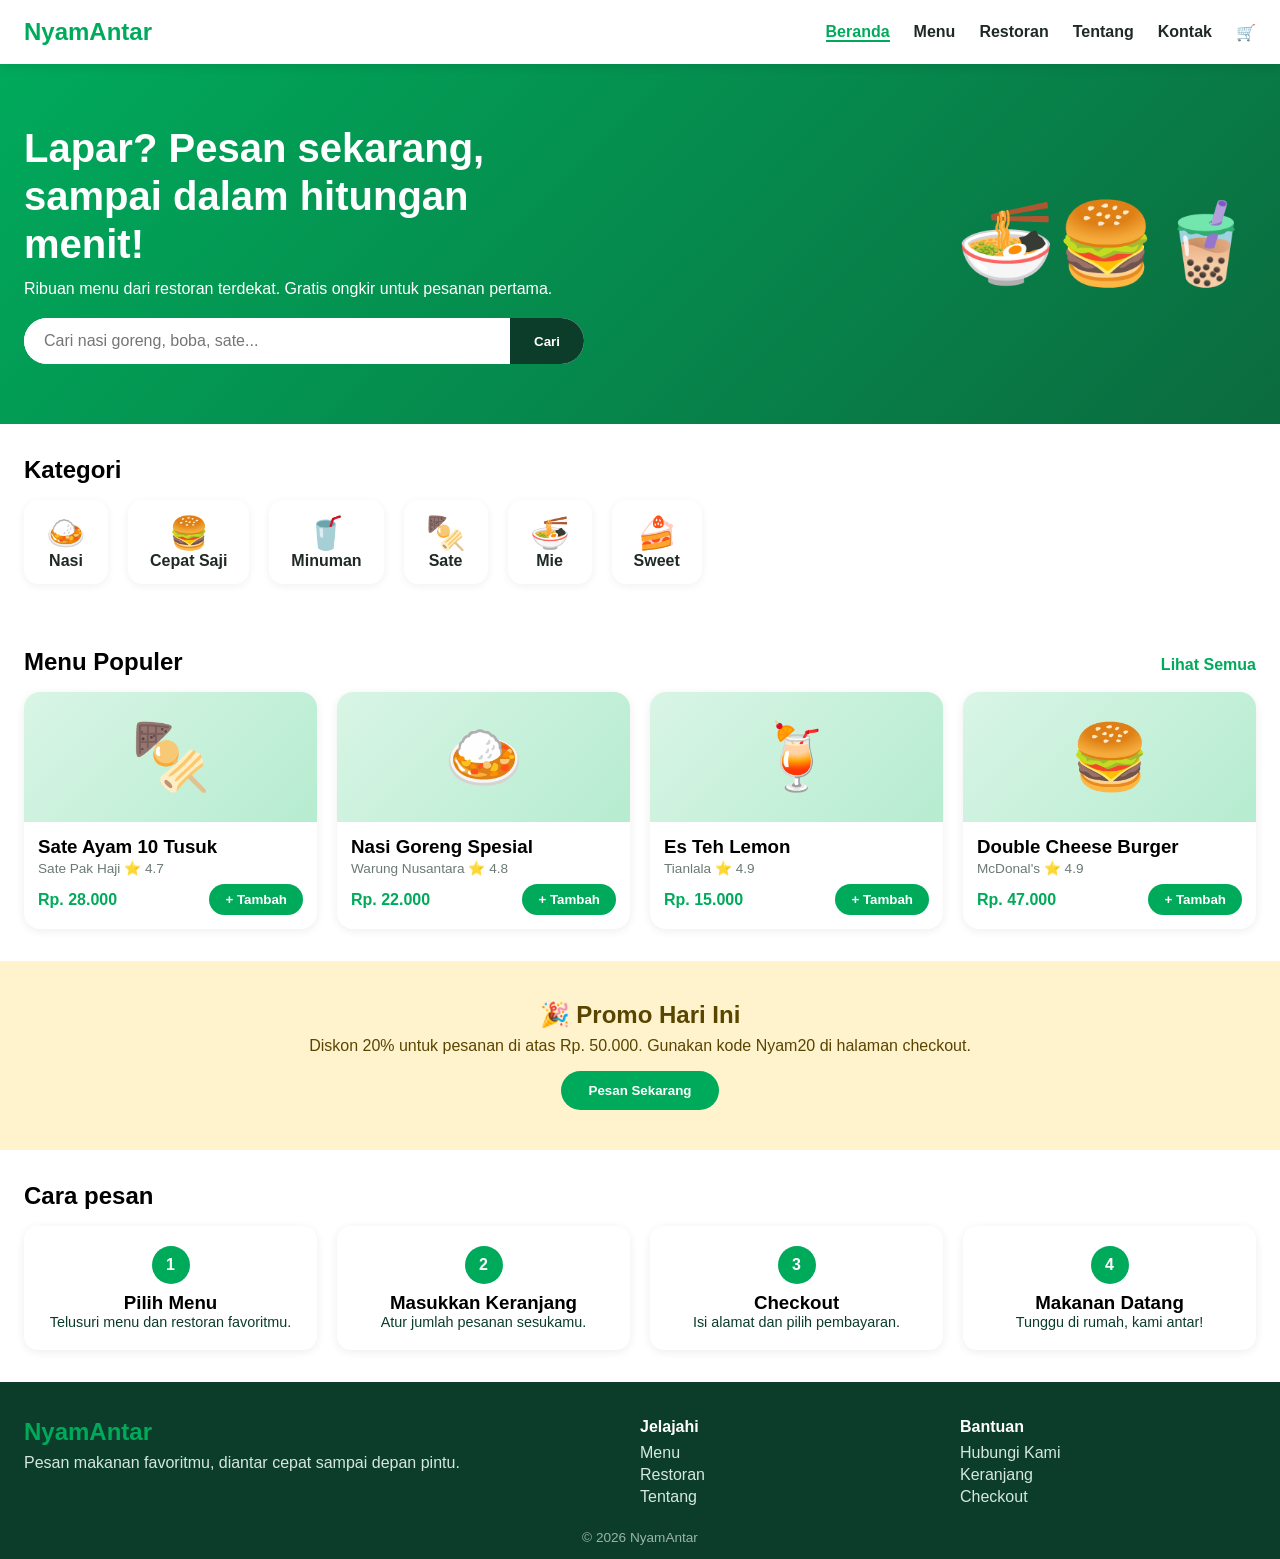
<file: index.html>
<!DOCTYPE html>
<html lang="en">
<head>
    <meta charset="UTF-8">
    <meta name="viewport" content="width=device-width, initial-scale=1.0">
    <title>NyamAntar</title>
    <link rel="stylesheet" href="css/style.css">
</head>
<body>
    <nav class="risma_navbar">
        <div class="risma_NyamAntar">
            <h2>NyamAntar</h2>
        </div>

        <input type="checkbox" id="risma_toggle" class="risma_toggle">
        <label for="risma_toggle" class="risma_hamburger">☰</label>

        <ul>
            <li><a href="index.html" class="risma_aktif">Beranda</a></li>
            <li><a href="menu.html">Menu</a></li>
            <li><a href="restoran.html">Restoran</a></li>
            <li><a href="tentang.html">Tentang</a></li>
            <li><a href="kontak.html">Kontak</a></li>
            <li><a href="keranjang.html">🛒<span id="risma_badge" class="risma_badge"></span></a></li>
        </ul>
    </nav>

    <section class="risma_hero">
        <div class="risma_hero-teks">
            <h1>Lapar? Pesan sekarang, sampai dalam hitungan menit!</h1>
            <p>Ribuan menu dari restoran terdekat. Gratis ongkir untuk pesanan pertama.</p>

            <form class="risma_hero-cari" action="menu.html" method="get">
                <input type="text" name="q" placeholder="Cari nasi goreng, boba, sate...">
                <button type="submit">Cari</button>
            </form>
            
        </div>

        <div class="risma_hero-gambar">
            🍜🍔🧋  
        </div>
    </section>

    <section class="risma_kategori">
        <h2>Kategori</h2>
        <div class="risma_kategori-daftar">
            <a href="menu.html#risma_nasi" class="risma_kategori-item"><span>🍛</span>Nasi</a>
            <a href="menu.html#risma_cepat-saji" class="risma_kategori-item"><span>🍔</span>Cepat Saji</a>
            <a href="menu.html#risma_minuman" class="risma_kategori-item"><span>🥤</span>Minuman</a>
            <a href="menu.html#risma_sate" class="risma_kategori-item"><span>🍢</span>Sate</a>
            <a href="menu.html#risma_mie" class="risma_kategori-item"><span>🍜</span>Mie</a>
            <a href="menu.html#risma_sweet" class="risma_kategori-item"><span>🍰</span>Sweet</a>
        </div>
    </section>

    <section class="risma_populer">
        <div class="risma_populer-judul">
            <h2>Menu Populer</h2>
            <a href="menu.html">Lihat Semua</a>
        </div>

        <div class="risma_kartu-daftar">
            <div class="risma_kartu">
                <div class="risma_kartu-gambar">🍢</div>
                <div class="risma_kartu-isi">
                    <h3>Sate Ayam 10 Tusuk</h3>
                    <p class="risma_kartu-info">Sate Pak Haji ⭐ 4.7</p>
                    <div class="risma_kartu-bawah">
                        <span class="risma_kartu-harga">Rp. 28.000</span>
                        <button class="risma_tombol risma_tambah" data-id="sate-ayam-10" data-nama="Sate Ayam 10 Tusuk" data-resto="Sate Pak Haji" data-harga="28000" data-emoji="🍢">+ Tambah</button>
                    </div>
                </div>
            </div>
            <div class="risma_kartu">
                <div class="risma_kartu-gambar">🍛</div>
                <div class="risma_kartu-isi">
                    <h3>Nasi Goreng Spesial</h3>
                    <p class="risma_kartu-info">Warung Nusantara ⭐ 4.8</p>
                    <div class="risma_kartu-bawah">
                        <span class="risma_kartu-harga">Rp. 22.000</span>
                        <button class="risma_tombol risma_tambah" data-id="nasi-goreng" data-nama="Nasi Goreng Spesial" data-resto="Warung Nusantara" data-harga="22000" data-emoji="🍛">+ Tambah</button>
                    </div>
                </div>
            </div>
            <div class="risma_kartu">
                <div class="risma_kartu-gambar">🍹</div>
                <div class="risma_kartu-isi">
                    <h3>Es Teh Lemon</h3>
                    <p class="risma_kartu-info">Tianlala ⭐ 4.9</p>
                    <div class="risma_kartu-bawah">
                        <span class="risma_kartu-harga">Rp. 15.000</span>
                        <button class="risma_tombol risma_tambah" data-id="es-lemon" data-nama="Es Teh Lemon" data-resto="Tianlala" data-harga="15000" data-emoji="🍹">+ Tambah</button>
                    </div>
                </div>
            </div>
            <div class="risma_kartu">
                <div class="risma_kartu-gambar">🍔</div>
                <div class="risma_kartu-isi">
                    <h3>Double Cheese Burger</h3>
                    <p class="risma_kartu-info">McDonal's ⭐ 4.9</p>
                    <div class="risma_kartu-bawah">
                        <span class="risma_kartu-harga">Rp. 47.000</span>
                        <button class="risma_tombol risma_tambah" data-id="burger" data-nama="Double Cheese Burger" data-resto="McDonal's" data-harga="47000" data-emoji="🍔">+ Tambah</button>
                    </div>
                </div>
            </div>
        </div>
    </section>

    <section class="risma_promo">
        <h2>🎉 Promo Hari Ini</h2>
        <p>Diskon 20% untuk pesanan di atas Rp. 50.000. Gunakan kode Nyam20 di halaman checkout.</p>
        <button class="risma_tombol-promo">Pesan Sekarang</button>
    </section>

    <section class="risma_cara-pesan">
        <h2>Cara pesan</h2>
        <div class="risma_langkah-daftar">
            <div class="risma_langkah">
                <span>1</span>
                <h3>Pilih Menu</h3>
                <p>Telusuri menu dan restoran favoritmu.</p>
            </div>
            <div class="risma_langkah">
                <span>2</span>
                <h3>Masukkan Keranjang</h3>
                <p>Atur jumlah pesanan sesukamu.</p>
            </div>
            <div class="risma_langkah">
                <span>3</span>
                <h3>Checkout</h3>
                <p>Isi alamat dan pilih pembayaran.</p>
            </div>
            <div class="risma_langkah">
                <span>4</span>
                <h3>Makanan Datang</h3>
                <p>Tunggu di rumah, kami antar!</p>
            </div>
        </div>
    </section>

    <footer class="risma_footer">
        <div class="risma_footer-isi">
            <div>
                <h3 class="risma_footer-logo">NyamAntar</h3>
                <p>Pesan makanan favoritmu, diantar cepat sampai depan pintu.</p>
            </div>
            
            <div>
                <h4>Jelajahi</h4>
                <a href="menu.html">Menu</a>
                <a href="restoran.html">Restoran</a>
                <a href="tentang.html">Tentang</a>
            </div>

            <div>
                <h4>Bantuan</h4>
                <a href="kontak.html">Hubungi Kami</a>
                <a href="keranjang.html">Keranjang</a>
                <a href="checkout.html">Checkout</a>
            </div>
        </div>
        <p class="risma_footer-copy">&copy 2026 NyamAntar</p>
    </footer>

    <script src="js/script.js"></script>
</body>
</html>
</file>
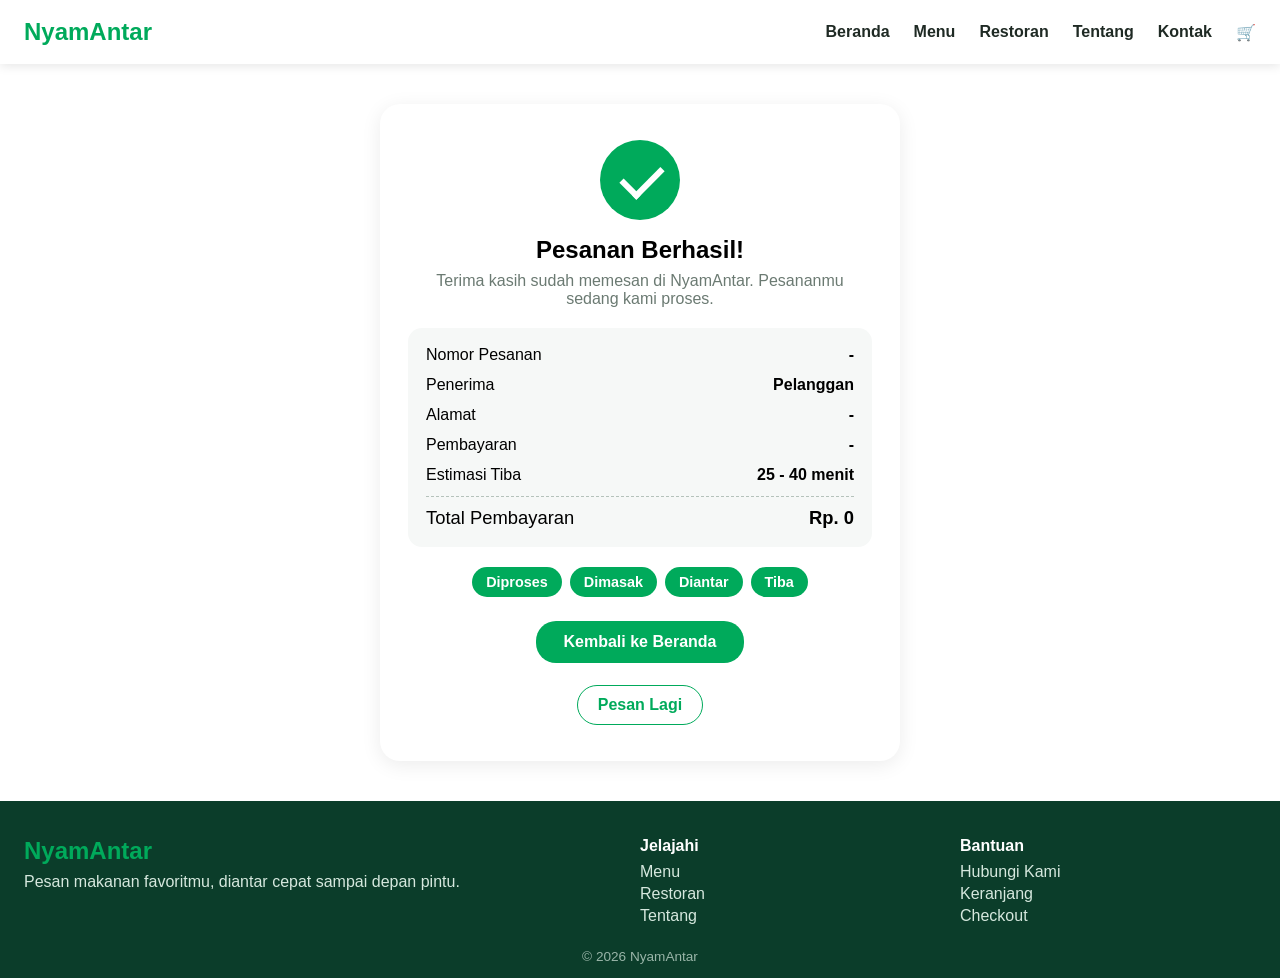
<file: berhasil.html>
<!DOCTYPE html>
<html lang="en">
<head>
    <meta charset="UTF-8">
    <meta name="viewport" content="width=device-width, initial-scale=1.0">
    <title>Pesanan Berhasil - NyamAntar</title>
    <link rel="stylesheet" href="css/style.css">
</head>
<body>
    <nav class="risma_navbar">
        <div class="risma_NyamAntar">
            <h2>NyamAntar</h2>
        </div>

        <input type="checkbox" id="risma_toggle" class="risma_toggle">
        <label for="risma_toggle" class="risma_hamburger">☰</label>

        <ul>
            <li><a href="index.html">Beranda</a></li>
            <li><a href="menu.html">Menu</a></li>
            <li><a href="restoran.html">Restoran</a></li>
            <li><a href="tentang.html">Tentang</a></li>
            <li><a href="kontak.html">Kontak</a></li>
            <li><a href="keranjang.html">🛒<span id="risma_badge" class="risma_badge"></span></a></li>
        </ul>
    </nav>

    <section class="risma_berhasil">
        <div class="risma_berhasil-kontak">
            <div class="risma_centang"></div>
            <h1>Pesanan Berhasil!</h1>
            <p class="risma_berhasil-sub">Terima kasih sudah memesan di NyamAntar. Pesananmu sedang kami proses.</p>
            
            <div class="risma_berhasil-info">
                <div class="risma_baris">
                    <span>Nomor Pesanan</span>
                    <strong id="risma_out_nomor">NA-240001</strong>
                </div>
                <div class="risma_baris">
                    <span>Penerima</span>
                    <strong id="risma_out_nama">Pelanggan</strong>
                </div>
                <div class="risma_baris">
                    <span>Alamat</span>
                    <strong id="risma_out_alamat">-</strong>
                </div>
                <div class="risma_baris">
                    <span>Pembayaran</span>
                    <strong id="risma_out_bayar">-</strong>
                </div>
                <div class="risma_baris">
                    <span>Estimasi Tiba</span>
                    <strong>25 - 40 menit</strong>
                </div>
                <div class="risma_baris risma_total">
                    <span>Total Pembayaran</span>
                    <strong id="risma_out_total">Rp. 120.000</strong>
                </div>
            </div>

            <div class="risma_status">
                <span class="risma_status-aktif">Diproses</span>
                <span class="risma_status-2">Dimasak</span>
                <span class="risma_status-3">Diantar</span>
                <span class="risma_status-4">Tiba</span>
            </div>
            
            <div class="risma_berhasil-aksi">
                <a href="index.html" class="risma_tombol-promo">Kembali ke Beranda</a>
                <a href="menu.html" class="risma_link-kembali">Pesan Lagi</a>
            </div>
        </div>
    </section>

    <footer class="risma_footer">
        <div class="risma_footer-isi">
            <div>
                <h3 class="risma_footer-logo">NyamAntar</h3>
                <p>Pesan makanan favoritmu, diantar cepat sampai depan pintu.</p>
            </div>
            
            <div>
                <h4>Jelajahi</h4>
                <a href="menu.html">Menu</a>
                <a href="restoran.html">Restoran</a>
                <a href="tentang.html">Tentang</a>
            </div>

            <div>
                <h4>Bantuan</h4>
                <a href="kontak.html">Hubungi Kami</a>
                <a href="keranjang.html">Keranjang</a>
                <a href="checkout.html">Checkout</a>
            </div>
        </div>
        <p class="risma_footer-copy">&copy 2026 NyamAntar</p>
    </footer>

    <script src="js/script.js"></script>
</body>
</html>
</file>
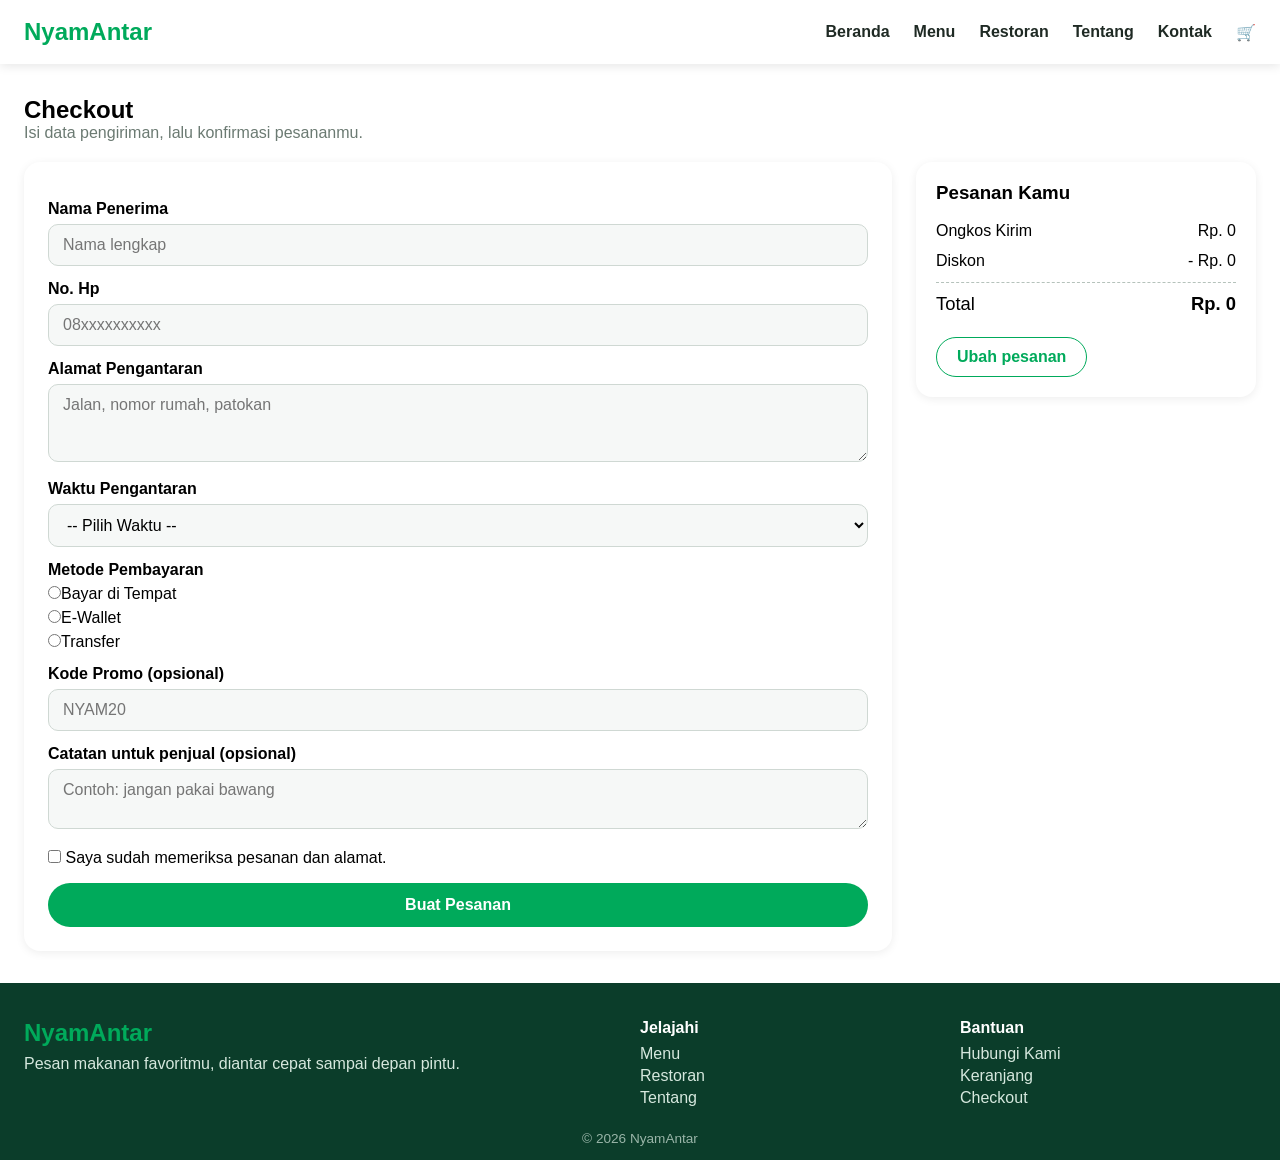
<file: checkout.html>
<!DOCTYPE html>
<html lang="en">
<head>
    <meta charset="UTF-8">
    <meta name="viewport" content="width=device-width, initial-scale=1.0">
    <title>Checkout | NyamAntar</title>
    <link rel="stylesheet" href="css/style.css">
    <link rel="stylesheet" href="https://cdn.jsdelivr.net/npm/bootstrap-icons@1.11.3/font/bootstrap-icons.min.css">
</head>
<body>
    <nav class="risma_navbar">
        <div class="risma_NyamAntar">
            <h2>NyamAntar</h2>
        </div>

        <input type="checkbox" id="risma_toggle" class="risma_toggle">
        <label for="risma_toggle" class="risma_hamburger">☰</label>

        <ul>
            <li><a href="index.html">Beranda</a></li>
            <li><a href="menu.html">Menu</a></li>
            <li><a href="restoran.html">Restoran</a></li>
            <li><a href="tentang.html">Tentang</a></li>
            <li><a href="kontak.html">Kontak</a></li>
            <li><a href="keranjang.html">🛒<span id="risma_badge" class="risma_badge"></span></a></li>
        </ul>
    </nav>

    <section class="risma_checkout">
        <h1>Checkout</h1>
        <p class="risma_checkout-sub">Isi data pengiriman, lalu konfirmasi pesananmu.</p>

        <div class="risma_keranjang-isi">
            <form action="berhasil.html" class="risma_form" method="get">
                <label for="nama">Nama Penerima</label>
                <input type="text" id="risma_nama" name="nama" placeholder="Nama lengkap" required>

                <label for="no_hp">No. Hp</label>
                <input type="tel" name="no_hp" id="risma_no_hp" placeholder="08xxxxxxxxxx" required>

                <label for="alamat">Alamat Pengantaran</label>
                <textarea name="alamat" id="risma_alamat" rows="3" placeholder="Jalan, nomor rumah, patokan" required></textarea>

                <label for="waktu">Waktu Pengantaran</label>
                <select name="waktu" id="risma_waktu" required>
                    <option value="">-- Pilih Waktu --</option>
                    <option>Secepatnya</option>
                    <option>Dalam 1 jam</option>
                    <option>Dalam 2 jam</option>
                </select>

                <p class="risma_form_label">Metode Pembayaran</p>
                <div class="risma_pilihan">
                    <label><input type="radio" name="bayar" value="cod" required>Bayar di Tempat</label>
                    <label><input type="radio" name="bayar" value="ewallet">E-Wallet</label>
                    <label><input type="radio" name="bayar" value="transfer">Transfer</label>
                </div>

                <label for="promo">Kode Promo (opsional)</label>
                <input type="text" id="risma_promo" name="promo" placeholder="NYAM20">

                <label for="catatan">Catatan untuk penjual (opsional)</label>
                <textarea name="catatan" id="risma_catatan" rows="2" placeholder="Contoh: jangan pakai bawang"></textarea>

                <div class="risma_setuju">
                    <input type="checkbox" name="setuju" id="risma_setuju" required>
                    <label for="setuju">Saya sudah memeriksa pesanan dan alamat.</label>
                </div>

                <button type="submit" class="risma_tombol-kirim">Buat Pesanan</button>
            </form>

            <aside class="risma_ringkasan">
                <h3>Pesanan Kamu</h3>
                <div id="risma_ringkas-item"></div>
                <div class="risma_baris">
                    <span>Ongkos Kirim</span>
                    <span id="risma_ongkir">Rp. 0</span>
                </div>
                <div class="risma_baris">
                    <span>Diskon</span>
                    <span id="risma_diskon">- Rp. 0</span>
                </div>
                <div class="risma_baris risma_total">
                    <span>Total</span>
                    <strong id="risma_total">0</strong>
                </div>
                <a href="keranjang.html" class="risma_link-kembali">Ubah pesanan</a>
            </aside>
        </div>
    </section>

    <footer class="risma_footer">
        <div class="risma_footer-isi">
            <div>
                <h3 class="risma_footer-logo">NyamAntar</h3>
                <p>Pesan makanan favoritmu, diantar cepat sampai depan pintu.</p>
            </div>
            
            <div>
                <h4>Jelajahi</h4>
                <a href="menu.html">Menu</a>
                <a href="restoran.html">Restoran</a>
                <a href="tentang.html">Tentang</a>
            </div>

            <div>
                <h4>Bantuan</h4>
                <a href="kontak.html">Hubungi Kami</a>
                <a href="keranjang.html">Keranjang</a>
                <a href="checkout.html">Checkout</a>
            </div>
        </div>
        <p class="risma_footer-copy">&copy 2026 NyamAntar</p>
    </footer>

    <script src="js/script.js"></script>
</body>
</html>
</file>
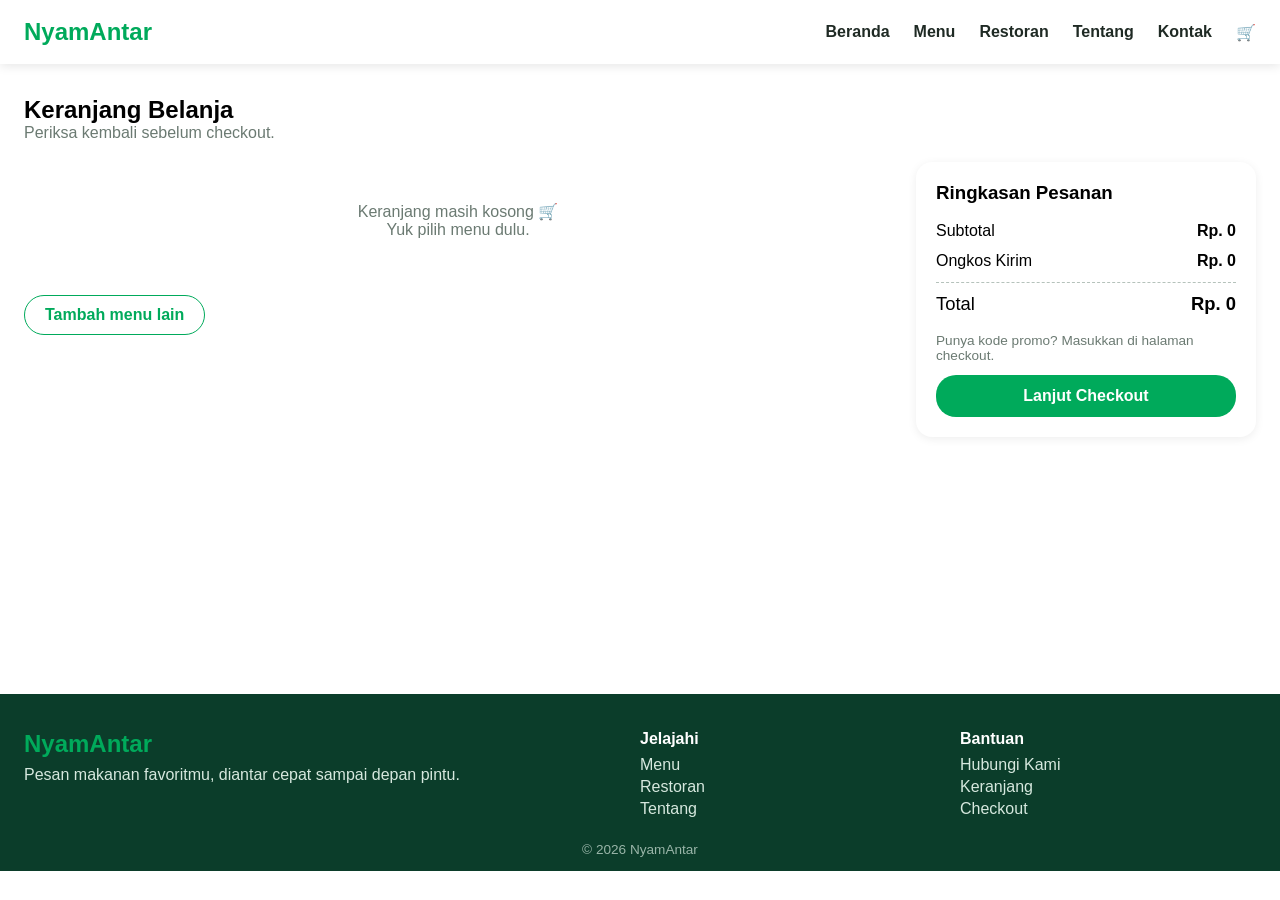
<file: keranjang.html>
<!DOCTYPE html>
<html lang="en">
<head>
    <meta charset="UTF-8">
    <meta name="viewport" content="width=device-width, initial-scale=1.0">
    <title>Keranjang | NyamAntar</title>
    <link rel="stylesheet" href="css/style.css">
</head>
<body>
    <nav class="risma_navbar">
        <div class="risma_NyamAntar">
            <h2>NyamAntar</h2>
        </div>

        <input type="checkbox" id="risma_toggle" class="risma_toggle">
        <label for="risma_toggle" class="risma_hamburger">☰</label>
        
        <ul>
            <li><a href="index.html">Beranda</a></li>
            <li><a href="menu.html">Menu</a></li>
            <li><a href="restoran.html">Restoran</a></li>
            <li><a href="tentang.html">Tentang</a></li>
            <li><a href="kontak.html">Kontak</a></li>
            <li><a href="keranjang.html">🛒<span id="risma_badge" class="risma_badge"></span></a></li>
        </ul>
    </nav>

    <section class="risma_keranjang">
        <h1>Keranjang Belanja</h1>
        <p class="risma_keranjang-sub">Periksa kembali sebelum checkout.</p>

        <div class="risma_keranjang-isi">
            <div class="risma_keranjang-daftar">
                <div id="risma_daftar_item"></div>
                <a href="menu.html" class="risma_link-kembali">Tambah menu lain</a>
            </div>

            <aside class="risma_ringkasan">
                <h3>Ringkasan Pesanan</h3>
                <div class="risma_baris">
                    <span>Subtotal</span>
                    <strong id="risma_sub">Rp. 0</strong>
                </div>
                <div class="risma_baris">
                    <span>Ongkos Kirim</span>
                    <strong id="risma_ongkir">Rp. 0</strong>
                </div>
                <div class="risma_baris risma_total">
                    <span>Total</span>
                    <strong id="risma_total">Rp. 0</strong>
                </div>
                <p class="risma_catatan">Punya kode promo? Masukkan di halaman checkout.</p>
                <a href="checkout.html" class="risma_tombol-promo risma_penuh">Lanjut Checkout</a>
            </aside>
        </div>
    </section>

    <footer class="risma_footer">
        <div class="risma_footer-isi">
            <div>
                <h3 class="risma_footer-logo">NyamAntar</h3>
                <p>Pesan makanan favoritmu, diantar cepat sampai depan pintu.</p>
            </div>
            
            <div>
                <h4>Jelajahi</h4>
                <a href="menu.html">Menu</a>
                <a href="restoran.html">Restoran</a>
                <a href="tentang.html">Tentang</a>
            </div>

            <div>
                <h4>Bantuan</h4>
                <a href="kontak.html">Hubungi Kami</a>
                <a href="keranjang.html">Keranjang</a>
                <a href="checkout.html">Checkout</a>
            </div>
        </div>
        <p class="risma_footer-copy">&copy 2026 NyamAntar</p>
    </footer>
    <script src="js/script.js"></script>
</body>
</html>
</file>
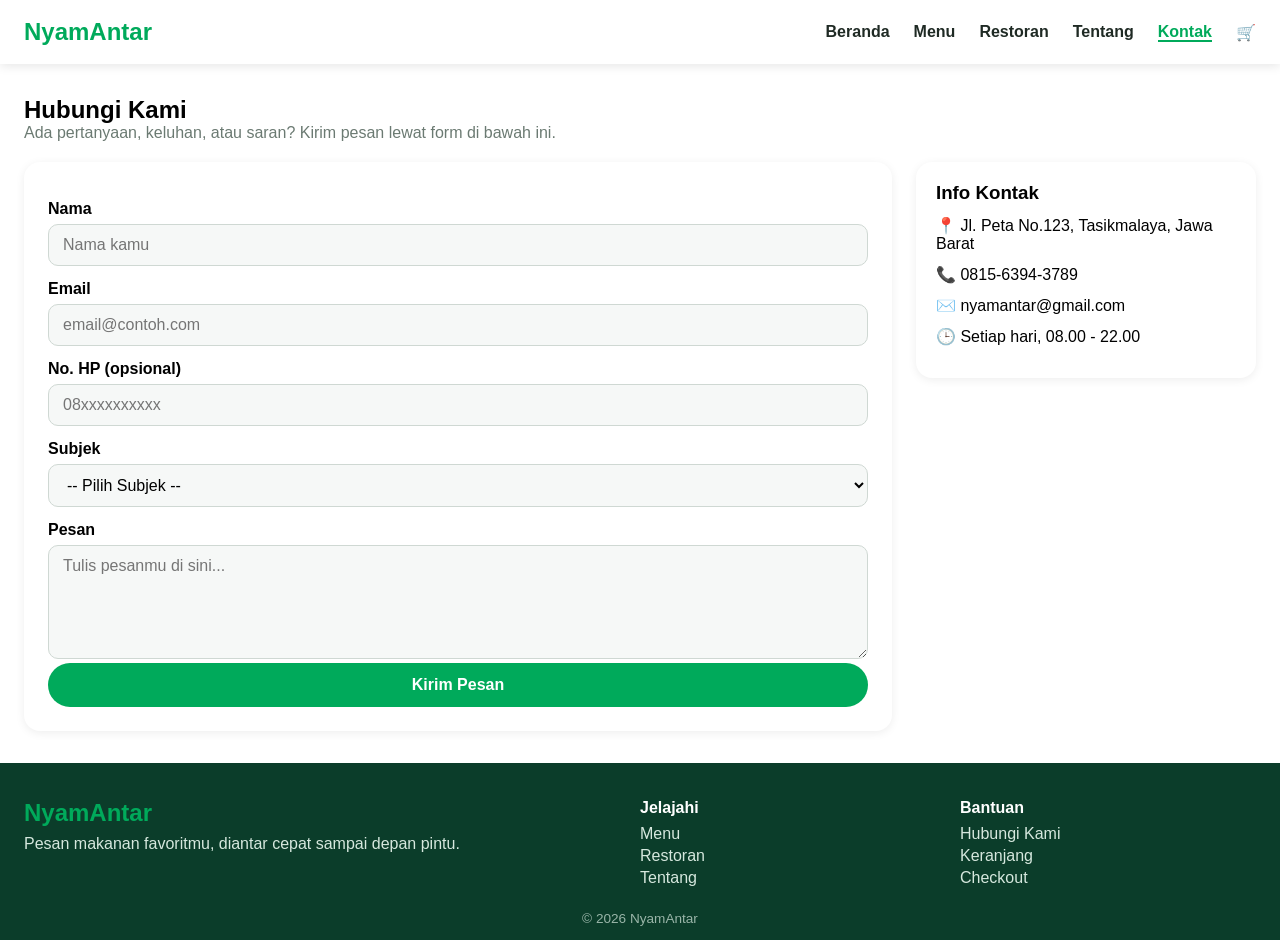
<file: kontak.html>
<!DOCTYPE html>
<html lang="en">
<head>
    <meta charset="UTF-8">
    <meta name="viewport" content="width=device-width, initial-scale=1.0">
    <title>Kontak | NyamAntar</title>
    <link rel="stylesheet" href="css/style.css">
</head>
<body>
    <nav class="risma_navbar">
        <div class="risma_NyamAntar">
            <h2>NyamAntar</h2>
        </div>

        <input type="checkbox" id="risma_toggle" class="risma_toggle">
        <label for="risma_toggle" class="risma_hamburger">☰</label> 

        <ul>
            <li><a href="index.html">Beranda</a></li>
            <li><a href="menu.html">Menu</a></li>
            <li><a href="restoran.html">Restoran</a></li>
            <li><a href="tentang.html">Tentang</a></li>
            <li><a href="kontak.html" class="risma_aktif">Kontak</a></li>
            <li><a href="keranjang.html">🛒<span id="risma_badge" class="risma_badge"></span></a></li>
        </ul>
    </nav>

    <section class="risma_kontak">
        <h1>Hubungi Kami</h1>
        <p class="risma_kontak-sub">Ada pertanyaan, keluhan, atau saran? Kirim pesan lewat form di bawah ini.</p>

        <div class="risma_keranjang-isi">
            <form action="mailto:nyamantar@gmail.com" class="risma_form" method="post" enctype="text/plain">
                <label for="nama">Nama</label>
                <input type="text" name="nama" id="nama" placeholder="Nama kamu" required>

                <label for="email">Email</label>
                <input type="email" name="email" id="email" placeholder="email@contoh.com" required>

                <label for="no_hp">No. HP (opsional)</label>
                <input type="tel" name="no_hp" id="no_hp" placeholder="08xxxxxxxxxx">

                <label for="subjek">Subjek</label>
                <select name="subjek" id="subjek" required>
                    <option value="">-- Pilih Subjek --</option>
                    <option>Pertanyaan</option>
                    <option>Keluhan pesanan</option>
                    <option>Saran</option>
                    <option>Kerja sama restoran</option>
                </select>

                <label for="pesan">Pesan</label>
                <textarea name="pesan" id="pesan" rows="5" placeholder="Tulis pesanmu di sini..."></textarea>

                <button type="submit" class="risma_tombol-kirim">Kirim Pesan</button>
            </form>

            <aside class="risma_ringkasan">
                <h3>Info Kontak</h3>
                <p class="risma_info-kontak">📍 Jl. Peta No.123, Tasikmalaya, Jawa Barat</p>
                <p class="risma_info-kontak">📞 0815-6394-3789</p>
                <p class="risma_info-kontak">✉️ nyamantar@gmail.com</p>
                <p class="risma_info-kontak">🕒 Setiap hari, 08.00 - 22.00</p>
            </aside>
        </div>
    </section>

    <footer class="risma_footer">
        <div class="risma_footer-isi">
            <div>
                <h3 class="risma_footer-logo">NyamAntar</h3>
                <p>Pesan makanan favoritmu, diantar cepat sampai depan pintu.</p>
            </div>
            
            <div>
                <h4>Jelajahi</h4>
                <a href="menu.html">Menu</a>
                <a href="restoran.html">Restoran</a>
                <a href="tentang.html">Tentang</a>
            </div>

            <div>
                <h4>Bantuan</h4>
                <a href="kontak.html">Hubungi Kami</a>
                <a href="keranjang.html">Keranjang</a>
                <a href="checkout.html">Checkout</a>
            </div>
        </div>
        <p class="risma_footer-copy">&copy 2026 NyamAntar</p>
    </footer>
</body>
</html>
</file>
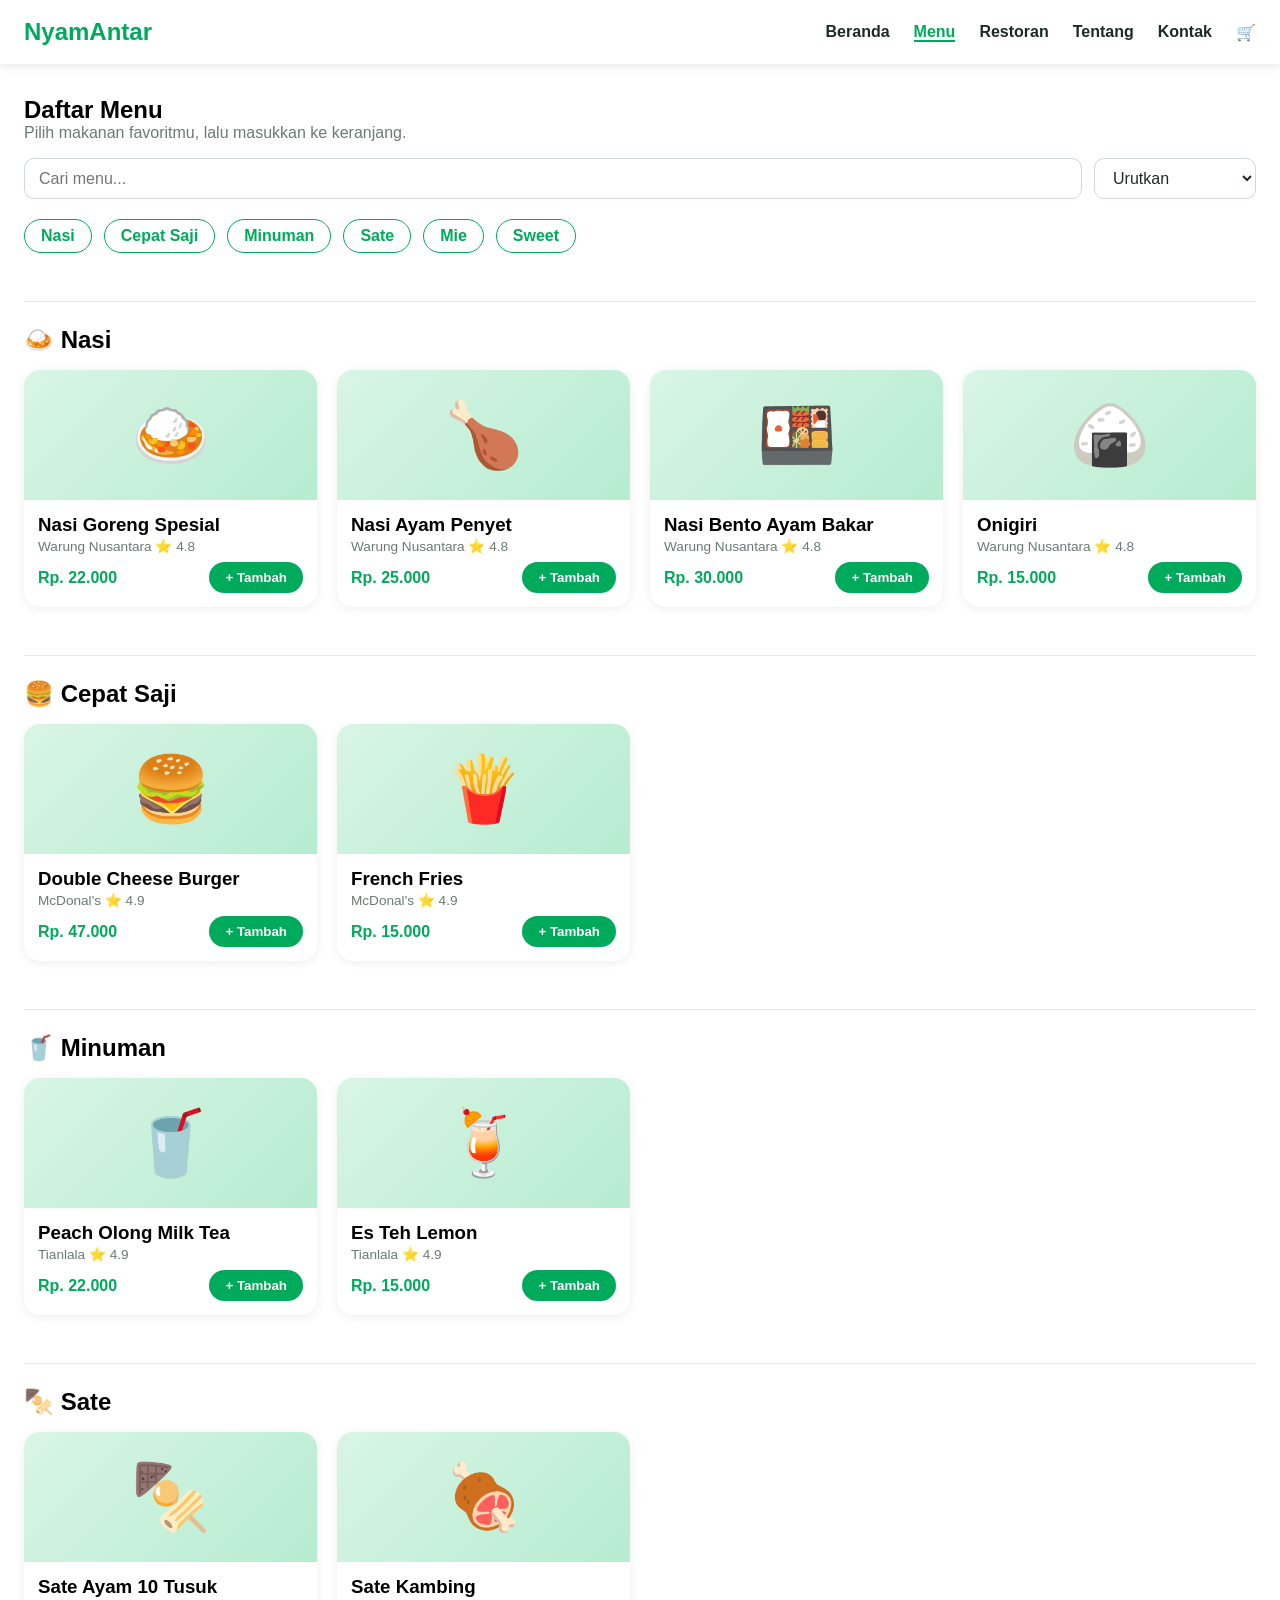
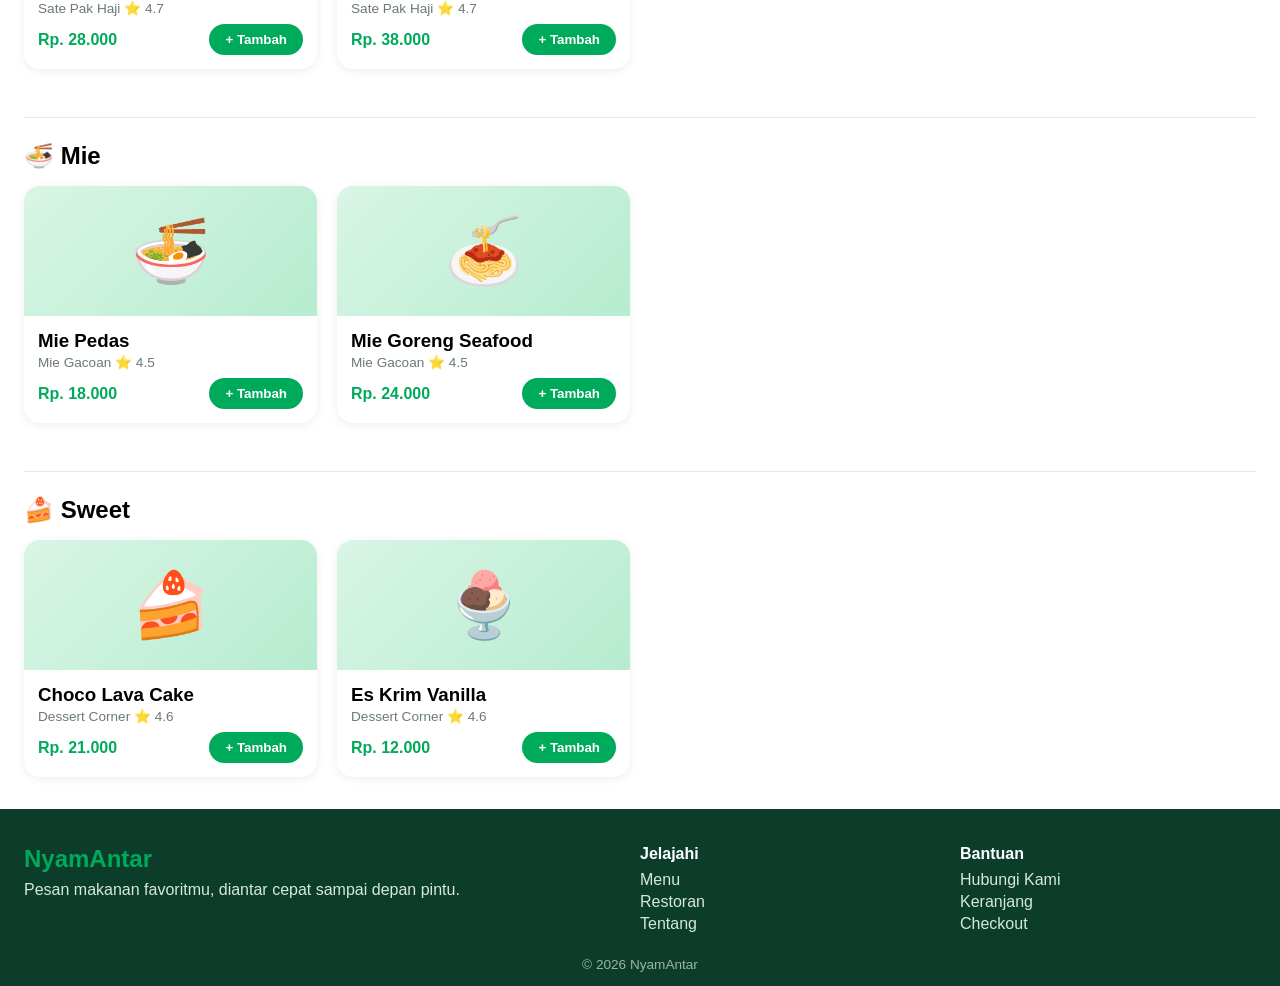
<file: menu.html>
<!DOCTYPE html>
<html lang="en">
<head>
    <meta charset="UTF-8">
    <meta name="viewport" content="width=device-width, initial-scale=1.0">
    <title>Menu | NyamAntar</title>
    <link rel="stylesheet" href="css/style.css">
</head>
<body>
    <nav class="risma_navbar">
        <div class="risma_NyamAntar">
            <h2>NyamAntar</h2>
        </div>

        <input type="checkbox" id="risma_toggle" class="risma_toggle">
        <label for="risma_toggle" class="risma_hamburger">☰</label>

        <ul>
            <li><a href="index.html">Beranda</a></li>
            <li><a href="menu.html" class="risma_aktif">Menu</a></li>
            <li><a href="restoran.html">Restoran</a></li>
            <li><a href="tentang.html">Tentang</a></li>
            <li><a href="kontak.html">Kontak</a></li>
            <li><a href="keranjang.html">🛒<span id="risma_badge" class="risma_badge"></span></a></li>
        </ul>
    </nav>

    <section class="risma_menu">
        <h1>Daftar Menu</h1>
        <p class="risma_menu-sub">Pilih makanan favoritmu, lalu masukkan ke keranjang.</p>

        <div class="risma_toolbar">
            <input type="text" id="risma_cari" placeholder="Cari menu...">
            <select id="risma_urut">
                <option value="">Urutkan</option>
                <option value="murah">Murah</option>
                <option value="mahal">Mahal</option>
                <option value="rating">Rating Tertinggi</option>
            </select>
        </div>

        <div class="risma_filter">
            <a href="#risma_nasi" class="risma_chip">Nasi</a>
            <a href="#risma_cepat-saji" class="risma_chip">Cepat Saji</a>
            <a href="#risma_minuman" class="risma_chip">Minuman</a>
            <a href="#risma_sate" class="risma_chip">Sate</a>
            <a href="#risma_mie" class="risma_chip">Mie</a>
            <a href="#risma_sweet" class="risma_chip">Sweet</a>
        </div>

        <h2 class="risma_kategori-judul" id="risma_nasi">🍛 Nasi</h2>
        <div class="risma_kartu-daftar">
            <div class="risma_kartu">
                <div class="risma_kartu-gambar">🍛</div>
                <div class="risma_kartu-isi">
                    <h3>Nasi Goreng Spesial</h3>
                    <p class="risma_kartu-info">Warung Nusantara ⭐ 4.8</p>
                    <div class="risma_kartu-bawah">
                        <span class="risma_kartu-harga">Rp. 22.000</span>
                        <button class="risma_tombol risma_tambah" data-id="nasi-goreng" data-nama="Nasi Goreng Spesial" data-resto="Warung Nusantara" data-harga="22000" data-emoji="🍛">+ Tambah</button>
                    </div>
                </div>
            </div>
            <div class="risma_kartu">
                <div class="risma_kartu-gambar">🍗</div>
                <div class="risma_kartu-isi">
                    <h3>Nasi Ayam Penyet</h3>
                    <p class="risma_kartu-info">Warung Nusantara ⭐ 4.8</p>
                    <div class="risma_kartu-bawah">
                        <span class="risma_kartu-harga">Rp. 25.000</span>
                        <button class="risma_tombol risma_tambah" data-id="ayam-penyet" data-nama="Nasi Ayam Penyet" data-resto="Warung Nusantara" data-harga="25000" data-emoji="🍗">+ Tambah</button>
                    </div>
                </div>
            </div>
            <div class="risma_kartu">
                <div class="risma_kartu-gambar">🍱</div>
                <div class="risma_kartu-isi">
                    <h3>Nasi Bento Ayam Bakar</h3>
                    <p class="risma_kartu-info">Warung Nusantara ⭐ 4.8</p>
                    <div class="risma_kartu-bawah">
                        <span class="risma_kartu-harga">Rp. 30.000</span>
                        <button class="risma_tombol risma_tambah" data-id="nasi-bento" data-nama="Nasi Bento Ayam Bakar" data-resto="Warung Nusantara" data-harga="30000" data-emoji="🍱">+ Tambah</button>
                    </div>
                </div>
            </div>
            <div class="risma_kartu">
                <div class="risma_kartu-gambar">🍙</div>
                <div class="risma_kartu-isi">
                    <h3>Onigiri</h3>
                    <p class="risma_kartu-info">Warung Nusantara ⭐ 4.8</p>
                    <div class="risma_kartu-bawah">
                        <span class="risma_kartu-harga">Rp. 15.000</span>
                        <button class="risma_tombol risma_tambah" data-id="onigiri" data-nama="Onigiri" data-resto="Warung Nusantara" data-harga="15000" data-emoji="🍙">+ Tambah</button>
                    </div>
                </div>
            </div>
        </div>
        <h2 class="risma_kategori-judul" id="risma_cepat-saji">🍔 Cepat Saji</h2>
        <div class="risma_kartu-daftar">
            <div class="risma_kartu">
                <div class="risma_kartu-gambar">🍔</div>
                <div class="risma_kartu-isi">
                    <h3>Double Cheese Burger</h3>
                    <p class="risma_kartu-info">McDonal's ⭐ 4.9</p>
                    <div class="risma_kartu-bawah">
                        <span class="risma_kartu-harga">Rp. 47.000</span>
                        <button class="risma_tombol risma_tambah" data-id="burger" data-nama="Double Cheese Burger" data-resto="McDonal's" data-harga="47000" data-emoji="🍔">+ Tambah</button>
                    </div>
                </div>
            </div>
            <div class="risma_kartu">
                <div class="risma_kartu-gambar">🍟</div>
                <div class="risma_kartu-isi">
                    <h3>French Fries</h3>
                    <p class="risma_kartu-info">McDonal's ⭐ 4.9</p>
                    <div class="risma_kartu-bawah">
                        <span class="risma_kartu-harga">Rp. 15.000</span>
                        <button class="risma_tombol risma_tambah" data-id="french-fries" data-nama="French Fries" data-resto="McDonal's" data-harga="15000" data-emoji="🍟">+ Tambah</button>
                    </div>
                </div>
            </div>
        </div>
        <h2 class="risma_kategori-judul" id="risma_minuman">🥤 Minuman</h2>
        <div class="risma_kartu-daftar">
            <div class="risma_kartu">
                <div class="risma_kartu-gambar">🥤</div>
                <div class="risma_kartu-isi">
                    <h3>Peach Olong Milk Tea</h3>
                    <p class="risma_kartu-info">Tianlala ⭐ 4.9</p>
                    <div class="risma_kartu-bawah">
                        <span class="risma_kartu-harga">Rp. 22.000</span>
                        <button class="risma_tombol risma_tambah" data-id="peach-olong" data-nama="Peach Olong Milk Tea" data-resto="Tianlala" data-harga="22000" data-emoji="🥤">+ Tambah</button>
                    </div>
                </div>
            </div>
            <div class="risma_kartu">
                <div class="risma_kartu-gambar">🍹</div>
                <div class="risma_kartu-isi">
                    <h3>Es Teh Lemon</h3>
                    <p class="risma_kartu-info">Tianlala ⭐ 4.9</p>
                    <div class="risma_kartu-bawah">
                        <span class="risma_kartu-harga">Rp. 15.000</span>
                        <button class="risma_tombol risma_tambah" data-id="es-lemon" data-nama="Es Teh Lemon" data-resto="Tianlala" data-harga="15000" data-emoji="🍹">+ Tambah</button>
                    </div>
                </div>
            </div>
        </div>
        <h2 class="risma_kategori-judul" id="risma_sate">🍢 Sate</h2>
        <div class="risma_kartu-daftar">
            <div class="risma_kartu">
                <div class="risma_kartu-gambar">🍢</div>
                <div class="risma_kartu-isi">
                    <h3>Sate Ayam 10 Tusuk</h3>
                    <p class="risma_kartu-info">Sate Pak Haji ⭐ 4.7</p>
                    <div class="risma_kartu-bawah">
                        <span class="risma_kartu-harga">Rp. 28.000</span>
                        <button class="risma_tombol risma_tambah" data-id="sate-ayam-10" data-nama="Sate Ayam 10 Tusuk" data-resto="Sate Pak Haji" data-harga="28000" data-emoji="🍢">+ Tambah</button>
                    </div>
                </div>
            </div>
            <div class="risma_kartu">
                <div class="risma_kartu-gambar">🍖</div>
                <div class="risma_kartu-isi">
                    <h3>Sate Kambing</h3>
                    <p class="risma_kartu-info">Sate Pak Haji ⭐ 4.7</p>
                    <div class="risma_kartu-bawah">
                        <span class="risma_kartu-harga">Rp. 38.000</span>
                        <button class="risma_tombol risma_tambah" data-id="sate-kambing" data-nama="Sate Kambing" data-resto="Sate Pak Haji" data-harga="38000" data-emoji="🍖">+ Tambah</button>
                    </div>
                </div>
            </div>
        </div>
        <h2 class="risma_kategori-judul" id="risma_mie">🍜 Mie</h2>
        <div class="risma_kartu-daftar">
            <div class="risma_kartu">
                <div class="risma_kartu-gambar">🍜</div>
                <div class="risma_kartu-isi">
                    <h3>Mie Pedas</h3>
                    <p class="risma_kartu-info">Mie Gacoan ⭐ 4.5</p>
                    <div class="risma_kartu-bawah">
                        <span class="risma_kartu-harga">Rp. 18.000</span>
                        <button class="risma_tombol risma_tambah" data-id="mie-pedas" data-nama="Mie Pedas" data-resto="Mie Gacoan" data-harga="18000" data-emoji="🍜">+ Tambah</button>
                    </div>
                </div>
            </div>
            <div class="risma_kartu">
                <div class="risma_kartu-gambar">🍝</div>
                <div class="risma_kartu-isi">
                    <h3>Mie Goreng Seafood</h3>
                    <p class="risma_kartu-info">Mie Gacoan ⭐ 4.5</p>
                    <div class="risma_kartu-bawah">
                        <span class="risma_kartu-harga">Rp. 24.000</span>
                        <button class="risma_tombol risma_tambah" data-id="mie-seafood" data-nama="Mie Goreng Seafood" data-resto="Mie Gacoan" data-harga="24000" data-emoji="🍝">+ Tambah</button>
                    </div>
                </div>
            </div>
        </div>
        <h2 class="risma_kategori-judul" id="risma_sweet">🍰 Sweet</h2>
        <div class="risma_kartu-daftar">
            <div class="risma_kartu">
                <div class="risma_kartu-gambar">🍰</div>
                <div class="risma_kartu-isi">
                    <h3>Choco Lava Cake</h3>
                    <p class="risma_kartu-info">Dessert Corner ⭐ 4.6</p>
                    <div class="risma_kartu-bawah">
                        <span class="risma_kartu-harga">Rp. 21.000</span>
                        <button class="risma_tombol risma_tambah" data-id="lava-cake" data-nama="Choco Lava Cake" data-resto="Dessert Corner" data-harga="21000" data-emoji="🍰">+ Tambah</button>
                    </div>
                </div>
            </div>
            <div class="risma_kartu">
                <div class="risma_kartu-gambar">🍨</div>
                <div class="risma_kartu-isi">
                    <h3>Es Krim Vanilla</h3>
                    <p class="risma_kartu-info">Dessert Corner ⭐ 4.6</p>
                    <div class="risma_kartu-bawah">
                        <span class="risma_kartu-harga">Rp. 12.000</span>
                        <button class="risma_tombol risma_tambah" data-id="eskrim" data-nama="Es Krim Vanilla" data-resto="Dessert Corner" data-harga="12000" data-emoji="🍨">+ Tambah</button>
                    </div>
                </div>
            </div>
        </div>
        <p class="risma_kosong" id="risma_kosong" hidden>Menu tidak ditemukan 😢</p>
    </section>

    <footer class="risma_footer">
        <div class="risma_footer-isi">
            <div>
                <h3 class="risma_footer-logo">NyamAntar</h3>
                <p>Pesan makanan favoritmu, diantar cepat sampai depan pintu.</p>
            </div>
            
            <div>
                <h4>Jelajahi</h4>
                <a href="menu.html">Menu</a>
                <a href="restoran.html">Restoran</a>
                <a href="tentang.html">Tentang</a>
            </div>

            <div>
                <h4>Bantuan</h4>
                <a href="kontak.html">Hubungi Kami</a>
                <a href="keranjang.html">Keranjang</a>
                <a href="checkout.html">Checkout</a>
            </div>
        </div>
        <p class="risma_footer-copy">&copy 2026 NyamAntar</p>
    </footer>

    <script src="js/script.js"></script>
</body>
</html>
</file>
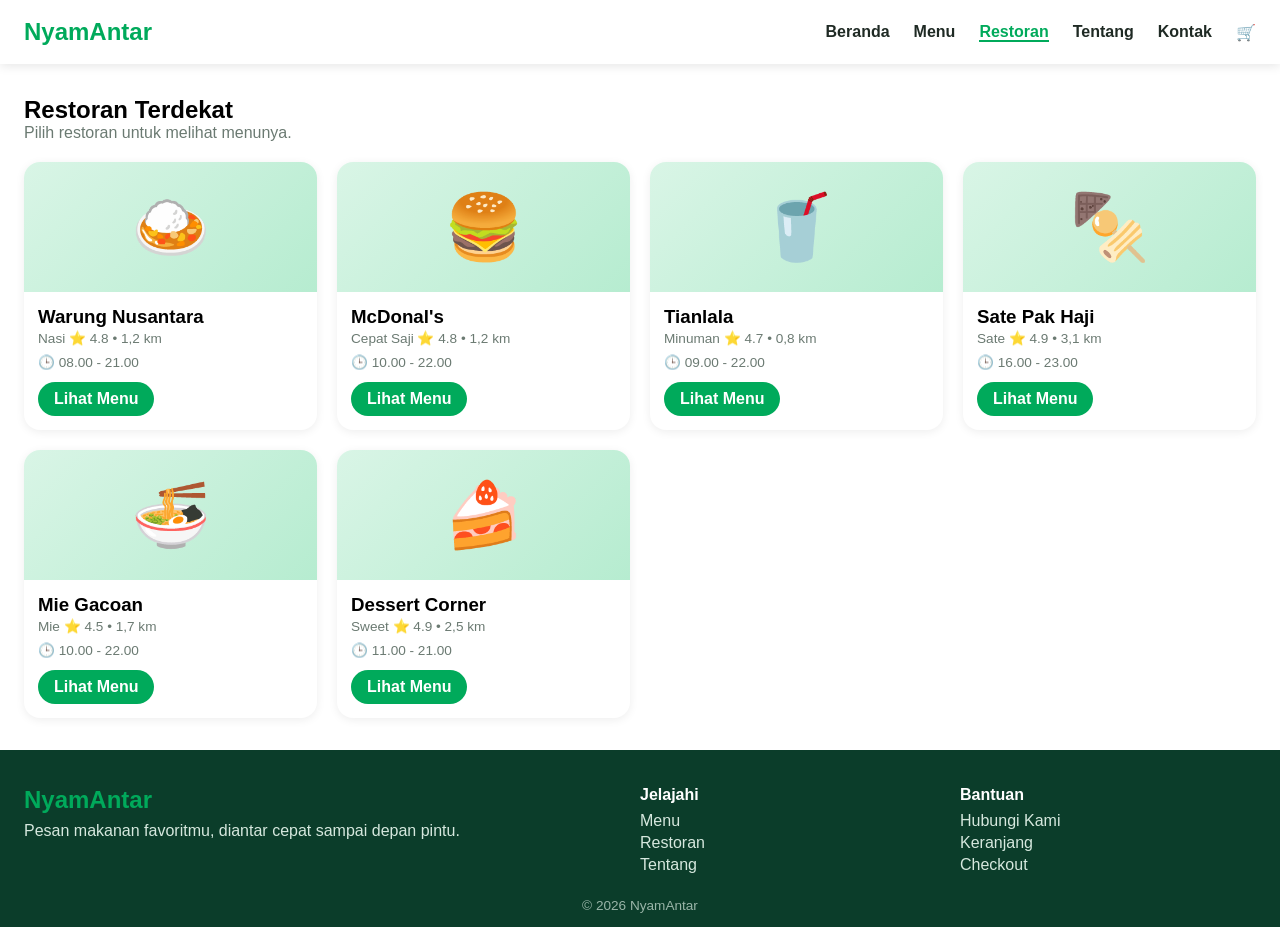
<file: restoran.html>
<!DOCTYPE html>
<html lang="en">
<head>
    <meta charset="UTF-8">
    <meta name="viewport" content="width=device-width, initial-scale=1.0">
    <title>Restoran | NyamAntar</title>
    <link rel="stylesheet" href="css/style.css">
</head>
<body>
    <nav class="risma_navbar">
        <div class="risma_NyamAntar">
            <h2>NyamAntar</h2>
        </div>

        <input type="checkbox" id="risma_toggle" class="risma_toggle">
        <label for="risma_toggle" class="risma_hamburger">☰</label>
        
        <ul>
            <li><a href="index.html">Beranda</a></li>
            <li><a href="menu.html">Menu</a></li>
            <li><a href="restoran.html" class="risma_aktif">Restoran</a></li>
            <li><a href="tentang.html">Tentang</a></li>
            <li><a href="kontak.html">Kontak</a></li>
            <li><a href="keranjang.html">🛒<span id="risma_badge" class="risma_badge"></span></a></li>
        </ul>
    </nav>

    <section class="risma_restoran">
        <h1>Restoran Terdekat</h1>
        <p class="risma_restoran-sub">Pilih restoran untuk melihat menunya.</p>

        <div class="risma_kartu-daftar">
            <div class="risma_kartu">
                <div class="risma_kartu-gambar">🍛</div>
                <div class="risma_kartu-isi">
                    <h3>Warung Nusantara</h3>
                    <p class="risma_kartu-info">Nasi ⭐ 4.8 • 1,2 km</p>
                    <p class="risma_resto-jam">🕒 08.00 - 21.00</p>
                    <a href="menu.html#risma_nasi" class="risma_tombol">Lihat Menu</a>
                </div>
            </div>
            <div class="risma_kartu">
                <div class="risma_kartu-gambar">🍔</div>
                <div class="risma_kartu-isi">
                    <h3>McDonal's</h3>
                    <p class="risma_kartu-info">Cepat Saji ⭐ 4.8 • 1,2 km</p>
                    <p class="risma_resto-jam">🕒 10.00 - 22.00</p>
                    <a href="menu.html#risma_cepat-saji" class="risma_tombol">Lihat Menu</a>
                </div>
            </div>
            <div class="risma_kartu">
                <div class="risma_kartu-gambar">🥤</div>
                <div class="risma_kartu-isi">
                    <h3>Tianlala</h3>
                    <p class="risma_kartu-info">Minuman ⭐ 4.7 • 0,8 km</p>
                    <p class="risma_resto-jam">🕒 09.00 - 22.00</p>
                    <a href="menu.html#risma_minuman" class="risma_tombol">Lihat Menu</a>
                </div>
            </div>
            <div class="risma_kartu">
                <div class="risma_kartu-gambar">🍢</div>
                <div class="risma_kartu-isi">
                    <h3>Sate Pak Haji</h3>
                    <p class="risma_kartu-info">Sate ⭐ 4.9 • 3,1 km</p>
                    <p class="risma_resto-jam">🕒 16.00 - 23.00</p>
                    <a href="menu.html#risma_sate" class="risma_tombol">Lihat Menu</a>
                </div>
            </div>
            <div class="risma_kartu">
                <div class="risma_kartu-gambar">🍜</div>
                <div class="risma_kartu-isi">
                    <h3>Mie Gacoan</h3>
                    <p class="risma_kartu-info">Mie ⭐ 4.5 • 1,7 km</p>
                    <p class="risma_resto-jam">🕒 10.00 - 22.00</p>
                    <a href="menu.html#risma_mie" class="risma_tombol">Lihat Menu</a>
                </div>
            </div>
            <div class="risma_kartu">
                <div class="risma_kartu-gambar">🍰</div>
                <div class="risma_kartu-isi">
                    <h3>Dessert Corner</h3>
                    <p class="risma_kartu-info">Sweet ⭐ 4.9 • 2,5 km</p>
                    <p class="risma_resto-jam">🕒 11.00 - 21.00</p>
                    <a href="menu.html#risma_sweet" class="risma_tombol">Lihat Menu</a>
                </div>
            </div>
        </div>
    </section>

    <footer class="risma_footer">
        <div class="risma_footer-isi">
            <div>
                <h3 class="risma_footer-logo">NyamAntar</h3>
                <p>Pesan makanan favoritmu, diantar cepat sampai depan pintu.</p>
            </div>
            
            <div>
                <h4>Jelajahi</h4>
                <a href="menu.html">Menu</a>
                <a href="restoran.html">Restoran</a>
                <a href="tentang.html">Tentang</a>
            </div>

            <div>
                <h4>Bantuan</h4>
                <a href="kontak.html">Hubungi Kami</a>
                <a href="keranjang.html">Keranjang</a>
                <a href="checkout.html">Checkout</a>
            </div>
        </div>
        <p class="risma_footer-copy">&copy 2026 NyamAntar</p>
    </footer>
</body>
</html>
</file>
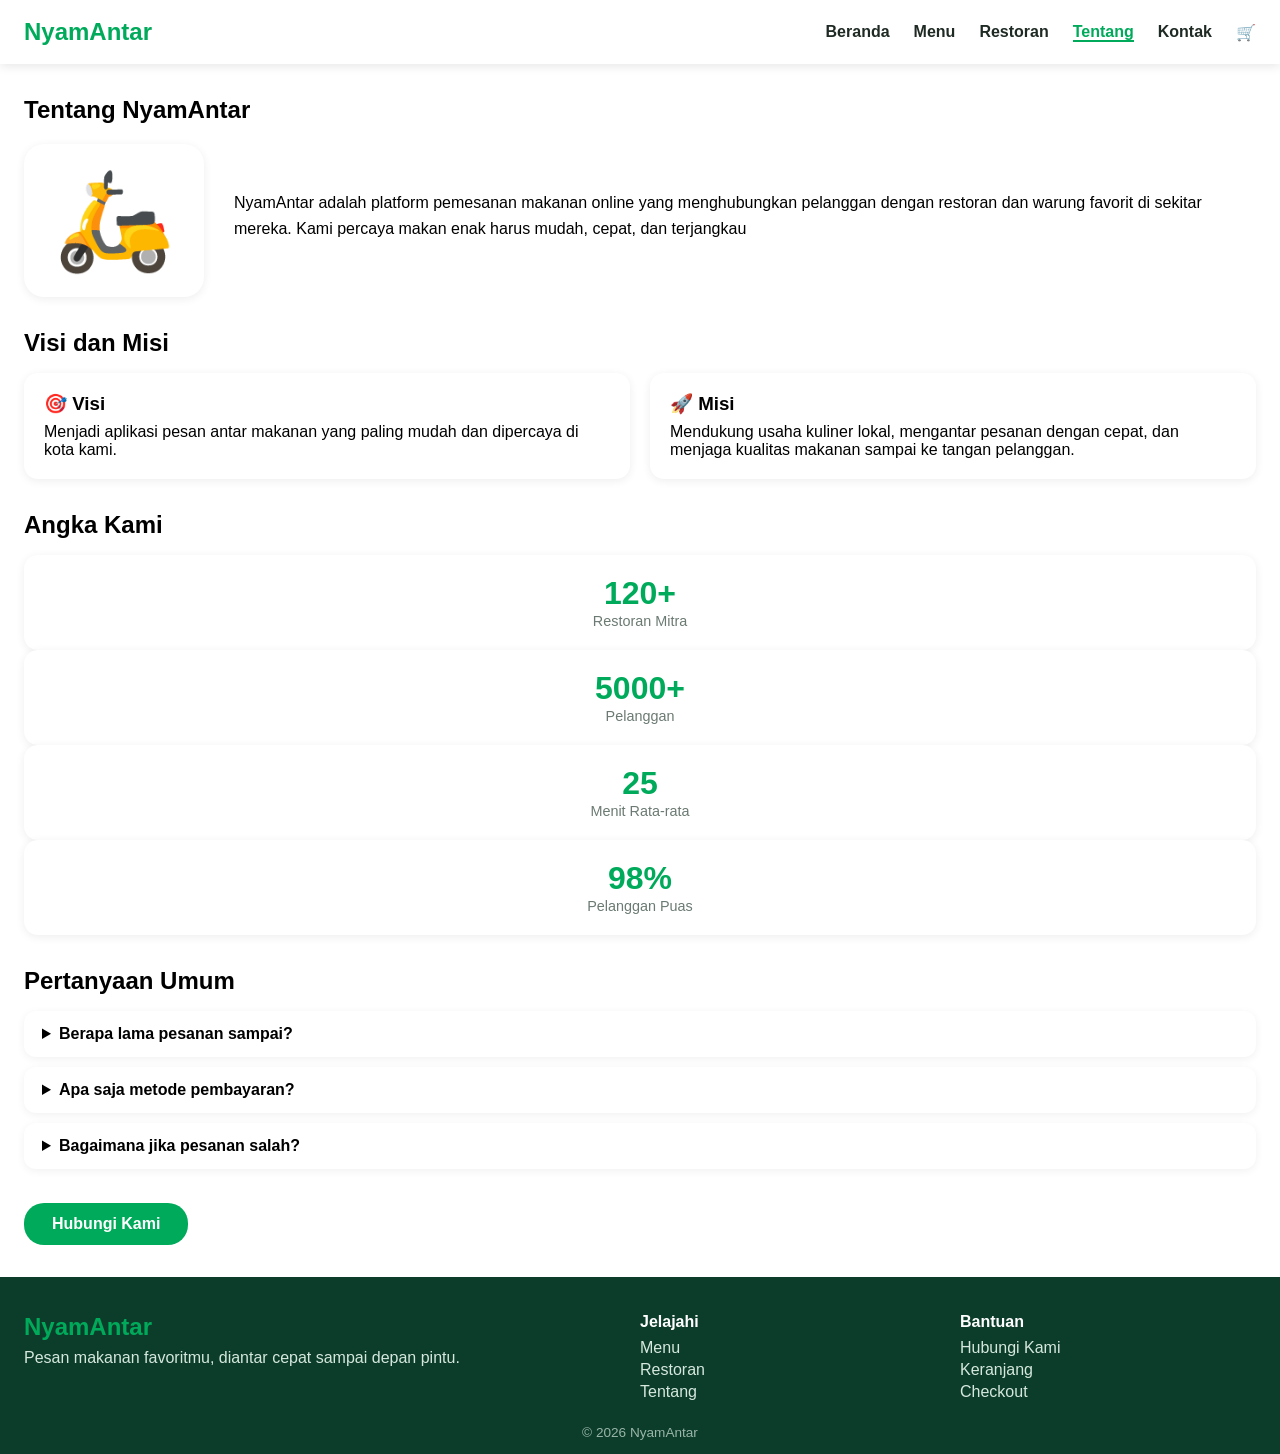
<file: tentang.html>
<!DOCTYPE html>
<html lang="en">
<head>
    <meta charset="UTF-8">
    <meta name="viewport" content="width=device-width, initial-scale=1.0">
    <title>Tentang | NyamAntar</title>
    <link rel="stylesheet" href="css/style.css">
</head>
<body>
    <nav class="risma_navbar">
        <div class="risma_NyamAntar">
            <h2>NyamAntar</h2>
        </div>

        <input type="checkbox" id="risma_toggle" class="risma_toggle">
        <label for="risma_toggle" class="risma_hamburger">☰</label>
        
        <ul>
            <li><a href="index.html">Beranda</a></li>
            <li><a href="menu.html">Menu</a></li>
            <li><a href="restoran.html">Restoran</a></li>
            <li><a href="tentang.html" class="risma_aktif">Tentang</a></li>
            <li><a href="kontak.html">Kontak</a></li>
            <li><a href="keranjang.html">🛒<span id="risma_badge" class="risma_badge"></span></a></li>
        </ul>
    </nav>

    <section class="risma_tentang">
        <h1>Tentang NyamAntar</h1>

        <div class="risma_profil">
            <div class="risma_profil-gambar">🛵</div>
            <div class="risma_profil-teks">
                <p>NyamAntar adalah platform pemesanan makanan online yang menghubungkan pelanggan dengan restoran dan warung favorit di sekitar mereka. Kami percaya makan enak harus mudah, cepat, dan terjangkau</p>
            </div>
        </div>

        <h2 class="risma_tentang-judul">Visi dan Misi</h2>
        <div class="risma_visi-misi">
            <div class="risma_visi-misi-kontak">
                <h3>🎯 Visi</h3>
                <p>Menjadi aplikasi pesan antar makanan yang paling mudah dan dipercaya di kota kami. </p>
            </div>
            <div class="risma_visi-misi-kontak">
                <h3>🚀 Misi</h3>
                <p>Mendukung usaha kuliner lokal, mengantar pesanan dengan cepat, dan menjaga kualitas makanan sampai ke tangan pelanggan.</p>
            </div>
        </div>

        <h2 class="risma_tentang-judul">Angka Kami</h2>
        <div class="risma_statistik">
            <div class="risma_stat">
                <strong>120+</strong>
                <span>Restoran Mitra</span>
            </div>
            <div class="risma_stat">
                <strong>5000+</strong>
                <span>Pelanggan</span>
            </div>
            <div class="risma_stat">
                <strong>25</strong>
                <span>Menit Rata-rata</span>
            </div>
            <div class="risma_stat">
                <strong>98%</strong>
                <span>Pelanggan Puas</span>
            </div>
        </div>

        <h2 class="risma_tentang-judul">Pertanyaan Umum</h2>
        <div class="risma_faq">
            <details>
                <summary>Berapa lama pesanan sampai?</summary>
                <p>Rata-rata 25 menit sampai 40 menit, tergantung jarak restoran.</p>
            </details>
            <details>
                <summary>Apa saja metode pembayaran?</summary>
                <p>Bayar di tempat (COD), e-wallet, dan transfer bank.</p>
            </details>
            <details>
                <summary>Bagaimana jika pesanan salah?</summary>
                <p>Hubungi kami lewat halaman Kontak, tim kami akan membantu secepatnya.</p>
            </details>
            <a href="kontak.html" class="risma_tombol-promo">Hubungi Kami</a>
        </div>
    </section>

    <footer class="risma_footer">
        <div class="risma_footer-isi">
            <div>
                <h3 class="risma_footer-logo">NyamAntar</h3>
                <p>Pesan makanan favoritmu, diantar cepat sampai depan pintu.</p>
            </div>
            
            <div>
                <h4>Jelajahi</h4>
                <a href="menu.html">Menu</a>
                <a href="restoran.html">Restoran</a>
                <a href="tentang.html">Tentang</a>
            </div>

            <div>
                <h4>Bantuan</h4>
                <a href="kontak.html">Hubungi Kami</a>
                <a href="keranjang.html">Keranjang</a>
                <a href="checkout.html">Checkout</a>
            </div>
        </div>
        <p class="risma_footer-copy">&copy 2026 NyamAntar</p>
    </footer>
</body>
</html>
</file>
<file: css/style.css>
* {
    margin: 0;
    padding: 0;
    box-sizing: border-box;
    font-family: Arial, Helvetica, sans-serif;
}

body {
    background-color: white;
}

html {
    scroll-behavior: smooth;
}

.risma_aktif {
    color: #00aa5b !important;
    border-bottom: 2px solid #00aa5b;
}

.risma_navbar {
    display: flex;
    justify-content: space-between;
    align-items: center;
    position: sticky;
    top: 0;
    z-index: 1000;
    height: 64px;
    padding: 24px;
    background-color: #ffffff;
    box-shadow: 0 2px 10px rgb(0 0 0 / 0.1);
}

.risma_NyamAntar h2 {
    color: #00aa5b;
    font-weight: 800;
}

.risma_toggle, .risma_hamburger {
    display: none;
}

.risma_hamburger {
    font-size: 1.8rem;
    cursor: pointer;
    color: #1f2a24;
}

.risma_navbar ul {
    display: flex;
    list-style: none;
    gap: 24px;
}

.risma_badge {
    display: inline-block;
    min-width: 20px;
    padding: 0 6px;
    margin-left: 4px;
    border-radius: 10px;
    background: #00aa5b;
    color: #ffffff;
    font-size: 0.75rem;
    line-height: 20px;
    text-align: center;
}

.risma_badge:empty {
    display: none;
}

.risma_navbar a {
    text-decoration: none;
    color: #1f2a24;
    font-weight: 600;
}

.risma_navbar a:hover {
    color: #00aa5b;
}

.risma_hero {
    display: flex;
    align-items: center;
    justify-content: space-between;
    gap: 30px;
    padding: 60px 24px;
    background: linear-gradient(135deg, #00aa5b, #0b6b3f);
    color: #ffffff;
}

.risma_hero-teks {
    max-width: 560px;
}

.risma_hero h1 {
    font-size: 2.5rem;
    line-height: 1.2;
    margin-bottom: 12px;
    font-weight: 800;
}

.risma_hero p {
    margin-bottom: 20px;
}

.risma_hero-cari {
    display: flex;
    background: #ffffff;
    border-radius: 30px;
    overflow: hidden;
}

.risma_hero-cari input {
    flex: 1;
    border: 0;
    outline: 0;
    padding: 14px 20px;
    font-size: 1rem;
}

.risma_hero-cari button {
    border: 0;
    background: #0b3d2a;
    color: #ffffff;
    padding: 0 24px;
    font-weight: bold;
    cursor: pointer;
}

.risma_hero-gambar {
    font-size: 5rem;
}

.risma_kategori, .risma_populer {
    padding: 32px 24px;
} 

.risma_kategori h2, .risma_populer h2 {
    margin-bottom: 16px;
} 

.risma_kategori-daftar {
    display: flex;
    flex-wrap: wrap;
    gap: 20px;
}

.risma_kategori-item {
    background: #ffffff;
    padding: 14px 22px;
    border-radius: 14px;
    text-align: center;
    text-decoration: none;
    color: #1f2a24;
    font-weight: 600;
    box-shadow: 0 2px 8px rgba(0, 0, 0, 0.06);
    transition: 0.2s;
}

.risma_kategori-item span {
    display: block;
    font-size: 2rem;
}

.risma_kategori-item:hover {
    transform: translateY(-4px);
    color: #00aa5b;
}

.risma_populer-judul {
    display: flex;
    justify-content: space-between;
    align-items: baseline;
}

.risma_populer-judul a {
    color: #00aa5b;
    font-weight: 600;
    text-decoration: none;
}

.risma_kartu-daftar {
    display: grid;
    grid-template-columns: repeat(auto-fill, minmax(240px, 1fr));
    gap: 20px;
}

.risma_kartu {
    background: #ffffff;
    border-radius: 16px;
    overflow: hidden;
    box-shadow: 0 2px 10px rgba(0, 0, 0, 0.07);
    transition: 0.2s;
}

.risma_kartu:hover {
    transform: translateY(-5px);
    box-shadow: 0 8px 20px rgba(0, 0, 0, 0.12);
}

.risma_kartu-gambar {
    height: 130px;
    display: flex;
    align-items: center;
    justify-content: center;
    font-size: 4rem;
    background: linear-gradient(135deg, #d9f5e6, #b6ecd0);
}

.risma_kartu-isi {
    padding: 14px;
}

.risma_kartu-info {
    color: #6b7a72;
    font-size: 0.85rem;
    margin: 2px 0 8px;
}

.risma_kartu-bawah {
    display: flex;
    justify-content: space-between;
    align-items: center;
}

.risma_kartu-harga {
    font-weight: bold;
    color: #00aa5b;
}

.risma_tombol {
    display: inline-block;
    background: #00aa5b;
    color: #ffffff;
    border: 0;
    padding: 8px 16px;
    border-radius: 20px;
    font-weight: bold;
    cursor: pointer;
    transition: 0.2s;
    text-decoration: none;
}

.risma_tombol:hover {
    background: #008a49;
}

.risma_promo {
    background: #fff3cd;
    color: #5a4500;
    padding: 40px 24px;
    text-align: center;
}

.risma_promo p {
    margin: 8px 0 16px;
}

.risma_tombol-promo {
    display: inline-block;
    background: #00aa5b;
    color: #ffffff;
    border: 0;
    padding: 12px 28px;
    border-radius: 20px;
    font-weight: bold;
    cursor: pointer;
    transition: 0.2s;
    text-decoration: none;
}

.risma_tombol-promo:hover {
    background: #008a49;
}

.risma_cara-pesan {
    padding: 32px 24px;
}

.risma_cara-pesan h2 {
    margin-bottom: 16px;
}

.risma_langkah-daftar {
    display: grid;
    grid-template-columns: repeat(auto-fit, minmax(200px, 1fr));
    gap: 20px;
}

.risma_langkah {
    background: #ffffff;
    padding: 20px;
    border-radius: 14px;
    text-align: center;
    box-shadow: 0 2px 10px rgba(0, 0, 0, 0.07);
}

.risma_langkah span {
    display: inline-block;
    width: 38px;
    height: 38px;
    line-height: 38px;
    border-radius: 50%;
    background: #00aa5b;
    color: #ffffff;
    font-weight: bold;
    margin-bottom: 8px;
}

.risma_langkah p {
    color: #0b3d2a;
    font-size: 0.9rem;
}

.risma_footer {
    background: #0b3d2a;
    color: #d6e8de;
    padding: 36px 24px 14px;
}

.risma_footer-isi {
    display: grid;
    grid-template-columns: 2fr 1fr 1fr;
    gap: 24px;
}

.risma_footer-logo {
    color: #ffffff;
    font-size: 1.5rem;
    margin-bottom: 8px;
}

.risma_footer h3 {
    color: #00aa5b;
}

.risma_footer h4 {
    color: #ffffff;
    margin-bottom: 8px;
}

.risma_footer a {
    display: block;
    color: #d6e8de;
    text-decoration: none;
    margin-bottom: 4px;
}

.risma_footer a:hover {
    color: #7dffb8;
}

.risma_footer-copy {
    text-align: center;
    margin-top: 20px;
    font-size: 0.85rem;
    opacity: 0.7;
}

.risma_menu {
    padding: 32px 24px;
}

.risma_menu-sub {
    color: #6b7a72;
    margin-bottom: 16px;
}

.risma_filter {
    display: flex;
    flex-wrap: wrap;
    gap: 12px;
    margin-bottom: 8px;
}

.risma_chip {
    display: inline-block;
    padding: 7px 16px;
    border-radius: 20px;
    border: 1.5px solid #00aa5b;
    background: transparent;
    color: #00aa5b;
    font-weight: 600;
    text-decoration: none;
}

.risma_chip:hover {
    background: #00aa5b;
    color: #ffffff;
}

.risma_kategori-judul {
    margin: 48px 0 16px;
    padding-top: 24px;
    border-top: 1px solid #e3ebe6;
    scroll-margin-top: 80px;
}

.risma_toolbar {
    display: flex;
    gap: 12px;
    flex-wrap: wrap;
    margin-bottom: 20px;
}

.risma_toolbar input, .risma_toolbar select {
    padding: 10px 14px;
    border-radius: 10px;
    border: 1px solid #cfd8d3;
    font-size: 1rem;
    background: #ffffff;
}

.risma_toolbar input {
    flex: 1;
    min-width: 180px;
}

.risma_toolbar input:focus, .risma_toolbar select:focus {
    outline: 2px solid #00aa5b;
}

.risma_toolbar select {
    cursor: pointer;
    color: #1f2a24;
}

.risma_toolbar select option {
    padding: 10px 14px;
    background: #ffffff;
    color: #1f2a24;
    font-size: 1rem;
}

.risma_toolbar select option:checked {
    background: #00aa5b;
    color: #ffffff;
}

.risma_restoran {
    padding: 32px 24px;
    min-height: 70vh;
}

.risma_restoran-sub {
    color: #6b7a72;
    margin-bottom: 20px;
}

.risma_resto-jam {
    font-size: 0.85rem;
    color: #6b7a72;
    margin-bottom: 12px;
}

.risma_keranjang {
    padding: 32px 24px;
    min-height: 70vh;
}

.risma_keranjang-sub {
    color: #6b7a72;
    margin-bottom: 20px;
}

.risma_keranjang-isi {
    display: grid;
    grid-template-columns: 1fr 340px;
    gap: 24px;
    align-items: start;
}

.risma_item {
    display: flex;
    align-items: center;
    gap: 16px;
    background: #ffffff;
    padding: 14px;
    border-radius: 14px;
    margin-bottom: 12px;
    box-shadow: 0 2px 10px rgba(0, 0, 0, 0.07);
}

.risma_item-emoji {
    font-size: 2.5rem;
}
.risma_item-info {
    flex: 1;
}

.risma_item-info p {
    color: #6b7a72;
    font-size: 0.85rem;
}

.risma_item-jumlah {
    text-align: center;
}

.risma_item-jumlah span {
    display: block;
    font-size: 0.75rem;
    color: #6b7a72;
}

.risma_item-subtotal {
    font-weight: bold;
    min-width: 100px;
    text-align: right;
}

.risma_link-kembali {
    display: inline-block;
    margin-top: 16px;
    padding: 10px 20px;
    border: 1.5px solid #00aa5b;
    border-radius: 24px;
    color: #00aa5b;
    font-weight: 600;
    text-decoration: none;
    transition: 0.2s;
}

.risma_link-kembali:hover {
    background: #00aa5b;
    color: #ffffff;
}

.risma_ringkasan {
    background: #ffffff;
    padding: 20px;
    border-radius: 16px;
    box-shadow: 0 2px 10px rgba(0, 0, 0, 0.07);
}

.risma_ringkasan h3 {
    margin-bottom: 12px;
}

.risma_baris {
    display: flex;
    justify-content: space-between;
    padding: 6px 0;
}

.risma_total {
    border-top: 1px dashed #b5c2bb;
    margin-top: 6px;
    padding-top: 10px;
    font-size: 1.15rem;
}

.risma_catatan {
    color: #6b7a72;
    font-size: 0.85rem;
    margin: 12px 0;
}

.risma_penuh {
    display: block;
    text-align: center;
    text-decoration: none;
}

.risma_checkout {
    padding: 32px 24px;
    min-height: 70vh;
}

.risma_checkout-sub {
    color: #6b7a72;
    margin-bottom: 20px;
}

.risma_form {
    background: #ffffff;
    padding: 24px;
    border-radius: 16px;
    box-shadow: 0 2px 10px rgba(0, 0, 0, 0.07);
}

.risma_form label, .risma_form_label {
    display: flex;
    font-weight: 600;
    margin: 14px 0 6px;
}

.risma_form input[type="text"], .risma_form input[type="email"], .risma_form input[type="tel"], .risma_form textarea, .risma_form select {
    width: 100%;
    padding: 11px 14px;
    border-radius: 10px;
    border: 1px solid #cfd8d3;
    font-size: 1rem;
    background: #f6f8f7;
}

.risma_form input:focus, .risma_form textarea:focus, .risma_form select:focus {
    outline: 2px solid #00aa5b;
}

.risma_pilihan label, .risma_setuju label {
    display: inline;
    font-weight: normal;
    margin: 0;
}

.risma_pilihan label {
    display: block;
    margin-bottom: 6px;
}

.risma_setuju {
    margin: 16px 0;
}

.risma_tombol-kirim {
    width: 100%;
    padding: 13px;
    border: 0;
    border-radius: 24px;
    background: #00aa5b;
    color: #ffffff;
    font-size: 1rem;
    font-weight: bold;
    cursor: pointer;
    transition: 0.2s;
    text-decoration: none;
}

.risma_tombol-kirim:hover {
    background: #008a49;
}

.risma_tentang {
    padding: 32px 24px;
}

.risma_profil {
    display: flex;
    align-items: center;
    gap: 30px;
    margin: 20px 0 10px;
}

.risma_profil-gambar {
    font-size: 6rem;
    background: #ffffff;
    padding: 20px 30px;
    border-radius: 20px;
    box-shadow: 0 2px 10px rgba(0, 0, 0, 0.07);
}

.risma_profil-teks p {
    margin-bottom: 10px;
    line-height: 1.6;
}

.risma_tentang-judul {
    margin: 32px 0 16px;
}

.risma_visi-misi {
    display: grid;
    grid-template-columns: repeat(auto-fit, minmax(260px, 1fr));
    gap: 20px;
}

.risma_visi-misi-kontak {
    background: #ffffff;
    padding: 20px;
    border-radius: 14px;
    box-shadow: 0 2px 10px rgba(0, 0, 0, 0.07);
}

.risma_visi-misi-kontak h3 {
    margin-bottom: 8px;
}

.risma_statistik {
    display: grid;
    grid-template-columns: repeat(auto-fit, minmax(150px, fr));
}

.risma_stat {
    background: #ffffff;
    padding: 20px;
    border-radius: 14px;
    text-align: center;
    box-shadow: 0 2px 10px rgba(0, 0, 0, 0.07);
}

.risma_stat strong {
    display: block;
    font-size: 2rem;
    color: #00aa5b;
}

.risma_stat span {
    color: #6b7a72;
    font-size: 0.9rem;
}

.risma_faq details {
    background: #ffffff;
    padding: 14px 18px;
    border-radius: 12px;
    margin-bottom: 10px;
    box-shadow: 0 2px 8px rgba(0, 0, 0, 0.06);
}

.risma_faq summary {
    cursor: pointer;
    font-weight: bold;
}

.risma_faq details p {
    margin-top: 8px;
    color: #6b7a72;
}

.risma_tentang .risma_tombol-promo {
    margin-top: 24px;
}

.risma_kontak {
    padding: 32px 24px;
    min-height: 70vh;
}

.risma_kontak-sub {
    color: #6b7a72;
    margin-bottom: 20px;
}

.risma_info-kontak {
    margin-bottom: 12px;
}

.risma_berhasil {
    padding: 40px 24px;
    min-height: 70vh;
    display: flex;
    justify-content: center;
    align-items: flex-start;
}

.risma_berhasil-kontak {
    background: #ffffff;
    max-width: 520px;
    width: 100%;
    padding: 36px 28px;
    border-radius: 20px;
    text-align: center;
    box-shadow: 0 4px 20px rgba(0, 0, 0, 0.08);
}

.risma_centang {
    position: relative;
    width: 80px;
    height: 80px;
    margin: 0 auto 16px;
    border-radius: 50%;
    background: #00aa5b;
    animation: risma_muncul 0.5s ease;
}

.risma_centang::after {
    content: "";
    position: absolute;
    left: 30px;
    top: 17px;
    width: 18px;
    height: 34px;
    border: solid #ffffff;
    border-width: 0 6px 6px 0;
    transform: rotate(45deg);
}

@keyframes risma_muncul {
    0% {transform: scale(0);}
    70% {transform: scale(1.15);}
    100% {transform: scale(1);}
}

.risma_berhasil-sub {
    color: #6b7a72;
    margin: 8px 0 20px;
}

.risma_berhasil-info {
    background: #f6f8f7;
    padding: 12px 18px;
    border-radius: 14px;
    text-align: left;
    margin-bottom: 20px;
}

.risma_status {
    display: flex;
    justify-content: center;
    flex-wrap: wrap;
    gap: 8px;
    margin-bottom: 24px;
}

.risma_status span {
    padding: 7px 14px;
    border-radius: 20px;
    background: #d5ddd5;
    color: #555555;
    font-weight: 600;
    font-size: 0.9rem;
}

.risma_status .risma_status-aktif {
    background: #00aa5b;
    color: #ffffff;
}

.risma_status-2 { animation: risma_nyala 0.4s ease 2s forwards;}
.risma_status-3 { animation: risma_nyala 0.4s ease 4s forwards;}
.risma_status-4 { animation: risma_nyala 0.4s ease 6s forwards;}

@keyframes risma_nyala {
    to {
        background: #00aa5b;
        color: #ffffff;
    }
}

.risma_berhasil-aksi {
    display: flex;
    flex-direction: column;
    align-items: center;
    gap: 6px;
}

.risma_qty {
    display: flex;
    align-items: center;
    justify-content: center;
    gap: 10px;
}

.risma_qty button {
    width: 30px;
    height: 30px;
    border: 0;
    border-radius: 50%;
    background: #00aa5b;
    color: #ffffff;
    font-size: 1.1rem;
    cursor: pointer;
}

.risma_qty button:hover{
    background: #008a49;
}

.risma_kosong {
    text-align: center;
    padding: 40px;
    color: #6b7a72;
}

@media (max-width: 900px) {
    .risma_keranjang-isi {
        grid-template-columns: 1fr;
    }

    .risma_footer-isi {
        grid-template-columns: 1fr 1fr;
    }

    .risma_hero-gambar {
        font-size: 4rem;
    }
}

@media (max-width: 768px) {
    .risma_navbar {
        height: auto;
        flex-wrap: wrap;
        padding: 14px 16px;
    }

    .risma_hamburger {
        display: block;
    }

    .risma_navbar ul {
        display: none;
        flex-direction: column;
        width: 100%;
        gap: 0;
        margin-top: 12px;
    }

    .risma_toggle:checked ~ ul {
        display: flex;
    }

    .risma_navbar li a {
        display: block;
        padding: 12px 4px;
        border-top: 1px solid #e3ebe6;
    }

    .risma_hero {
        flex-direction: column;
        text-align: center;
        padding: 40px 16px;
    }

    .risma_hero h1 {
        font-size: 1.8rem;
    }

    .risma_hero-cari input {
        min-width: 0;
    }

    .risma_kategori, .risma_populer, .risma_cara-pesan, .risma_menu, .risma_restoran, .risma_keranjang, .risma_checkout, .risma_kontak, .risma_tentang {
        padding: 24px 16px;
    }

    .risma_promo {
        padding: 32px 16px;
    }

    .risma_profil {
        flex-direction: column;
        text-align: center;
    }

    .risma_footer-isi {
        grid-template-columns: 1fr;
    }
}

@media (max-width: 480px) {
    h1 {
        font-size: 1.6rem;
    }

    .risma_hero h1 {
        font-size: 1.5rem;
    }

    .risma_hero-gambar {
        font-size: 3rem;
    }

    .risma_kategori-daftar {
        gap: 12px;
    }

    .risma_kategori-item {
        flex: 1 1 40%;
    }

    .risma_toolbar select {
        width: 100%;   
    }

    .risma_item {
        flex-wrap: wrap;
    }

    .risma_item-info {
        flex: 1 1 60%;
    }

    .risma_item-jumlah {
        text-align: left;
    }

    .risma_item-subtotal {
        margin-left: auto;
    }

    .risma_kartu-daftar {
        grid-template-columns: 1fr;
    }

    .risma_toolbar {
        flex-direction: column;
        gap: 10px;
        margin-bottom: 20px;
    }

    .risma_toolbar input, .risma_toolbar select {
        width: 100%;
    }
}
</file>
